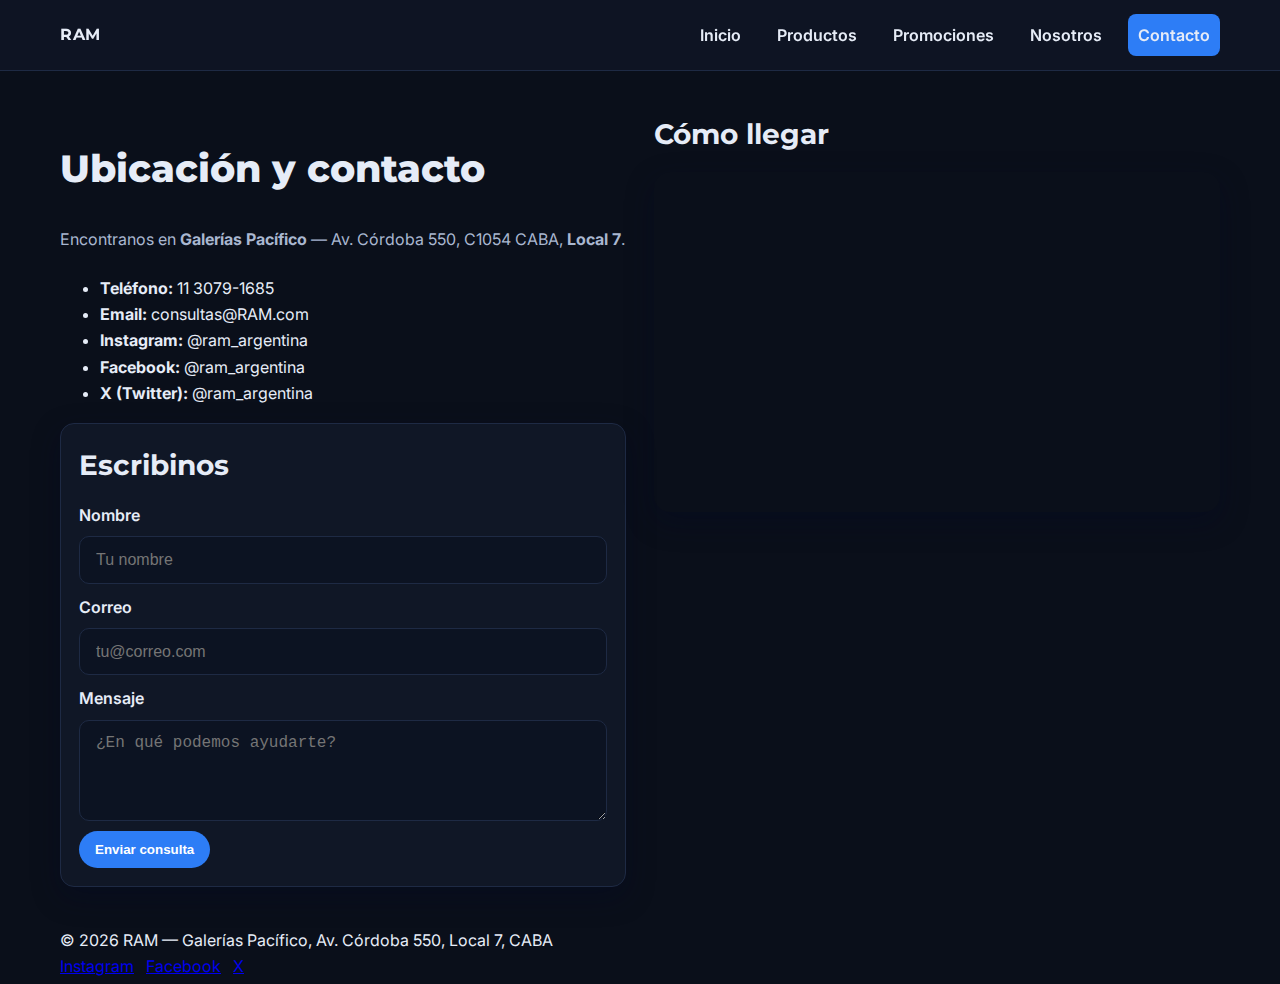
<file: RAM_web/contacto/contacto.html>
<!doctype html>
<html lang="es">
<head>
  <meta charset="utf-8">
  <meta name="viewport" content="width=device-width, initial-scale=1">
  <title>Contacto — RAM</title>
  <link rel="stylesheet" href="../css/styles.css">
  <meta name="description" content="Contactate con RAM: dirección, teléfono, email y redes. Galerías Pacífico, CABA.">
</head>
<body>

<header class="header">
  <div class="container navbar">
      <div class="brand">
      <span class="title">RAM</span>
      </div>
    <nav class="menu" aria-label="Principal">
      <a href="../index/index.html">Inicio</a>
      <a href="../productos/productos.html">Productos</a>
      <a href="../promociones/promociones.html">Promociones</a>
      <a href="../nosotros/nosotros.html">Nosotros</a>
      <a href="../contacto/contacto.html" class="btn btn-cta">Contacto</a>
    </nav>
      <button class="burger-menu" aria-label="Abrir menú">☰</button>
  </div>
</header>

<main class="section">
  <div class="container contact">
    <div class="col">
      <h1>Ubicación y contacto</h1>
      <p class="lead">Encontranos en <strong>Galerías Pacífico</strong> — Av. Córdoba 550, C1054 CABA, <strong>Local 7</strong>.</p>
      <ul>
        <li><strong>Teléfono:</strong> 11 3079-1685</li>
        <li><strong>Email:</strong> consultas@RAM.com</li>
        <li><strong>Instagram:</strong> @ram_argentina</li>
        <li><strong>Facebook:</strong> @ram_argentina</li>
        <li><strong>X (Twitter):</strong> @ram_argentina</li>
      </ul>

      <div class="form" aria-labelledby="form-title">
        <h2 id="form-title">Escribinos</h2>

        <!-- FORM DEMO - SIN FUNCIÓN -->
        <div class="input">
          <label for="nombre">Nombre</label>
          <input id="nombre" type="text" placeholder="Tu nombre">
        </div>
        <div class="input">
          <label for="correo">Correo</label>
          <input id="correo" type="email" placeholder="tu@correo.com">
        </div>
        <div class="input">
          <label for="mensaje">Mensaje</label>
          <textarea id="mensaje" rows="4" placeholder="¿En qué podemos ayudarte?"></textarea>
        </div>
        <button class="btn btn-primary" type="button">Enviar consulta</button>
      </div>
    </div>

    <div class="col map">
      <h2>Cómo llegar</h2>
      <iframe title="Mapa RAM — Galerías Pacífico" loading="lazy" referrerpolicy="no-referrer-when-downgrade"
        src="https://www.google.com/maps?q=Galer%C3%ADas%20Pac%C3%ADfico%2C%20Av.%20C%C3%B3rdoba%20550%2C%20CABA&output=embed"></iframe>
    </div>
  </div>
</main>

<footer class="footer">
  <div class="container row">
    <div>© <span id="y"></span> RAM — Galerías Pacífico, Av. Córdoba 550, Local 7, CABA</div>
    <div style="display:flex; gap:12px">
      <a href="#">Instagram</a><a href="#">Facebook</a><a href="#">X</a>
    </div>
  </div>
</footer>


<script>
  document.getElementById('y').textContent = new Date().getFullYear();
</script>
<script src="../js/main.js"></script>
</body>
</html>
</file>
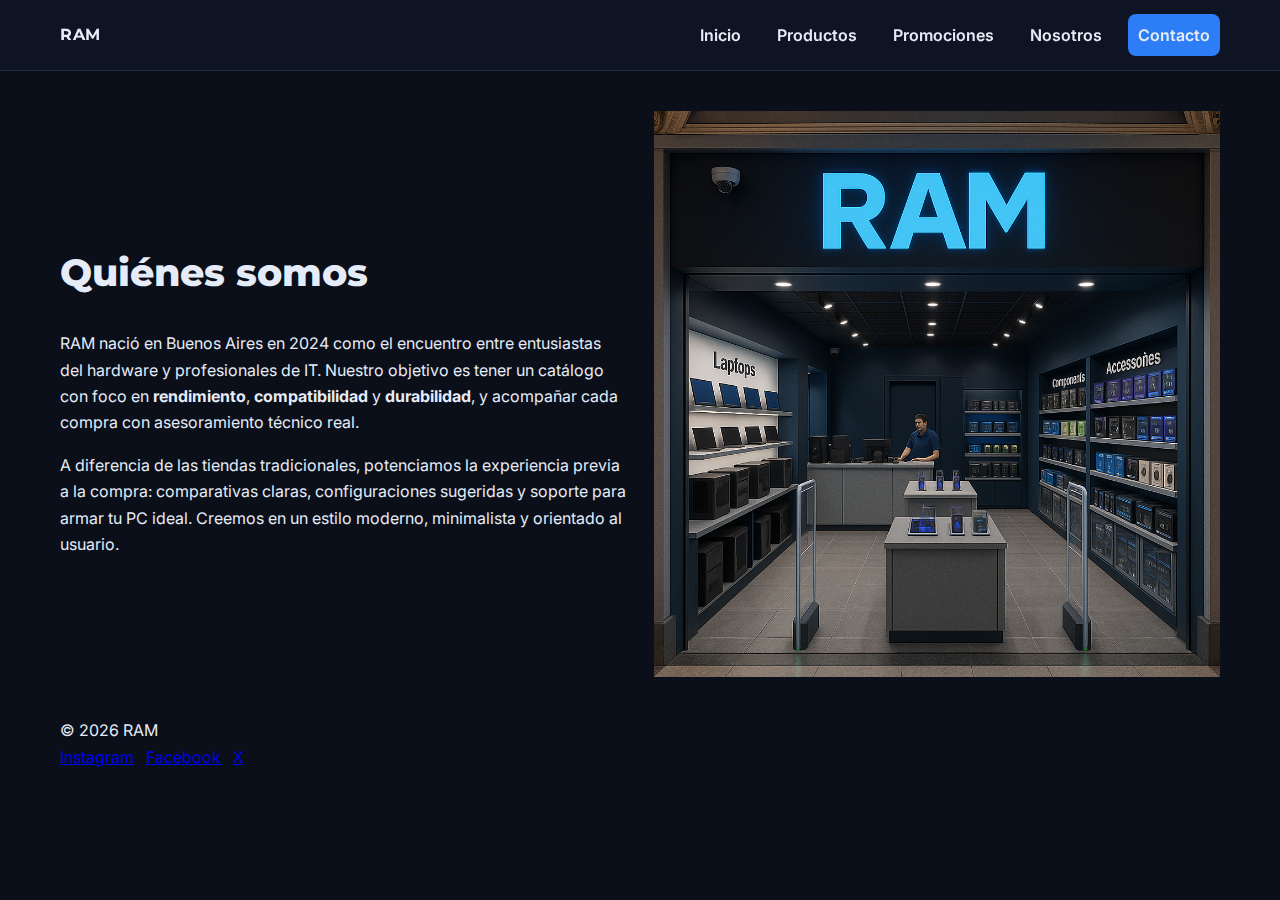
<file: RAM_web/nosotros/nosotros.html>
<!doctype html>
<html lang="es">
<head>
  <meta charset="utf-8">
  <meta name="viewport" content="width=device-width, initial-scale=1">
  <title>Nosotros — RAM</title>
  <link rel="stylesheet" href="../css/styles.css">
  <meta name="description" content="Conocé la historia y propuesta de RAM: hardware, asesoramiento y performance.">
</head>
<body>

  <header class="header">
    <div class="container navbar">
      <div class="brand">
        <span class="title">RAM</span>
      </div>
      <nav class="menu" aria-label="Principal">
        <a href="../index/index.html">Inicio</a>
        <a href="../productos/productos.html">Productos</a>
        <a href="../promociones/promociones.html">Promociones</a>
        <a href="../nosotros/nosotros.html">Nosotros</a>
        <a href="../contacto/contacto.html" class="btn btn-cta">Contacto</a>
      </nav>
      <button class="burger-menu" aria-label="Abrir menú">☰</button>
    </div>
  </header>



  <main class="section">
    <div class="container split">
      <div class="col">
        <h1>Quiénes somos</h1>
        <p>RAM nació en Buenos Aires en 2024 como el encuentro entre entusiastas del hardware y profesionales de IT. Nuestro objetivo es tener un catálogo con foco en <strong>rendimiento</strong>, <strong>compatibilidad</strong> y <strong>durabilidad</strong>, y acompañar cada compra con asesoramiento técnico real.</p>
        <p>A diferencia de las tiendas tradicionales, potenciamos la experiencia previa a la compra: comparativas claras, configuraciones sugeridas y soporte para armar tu PC ideal. Creemos en un estilo moderno, minimalista y orientado al usuario.</p>
      </div>
      <div class="col figure">
        <img src="../imagenes/Marca/Local_Frente.png" alt="Local RAM en Galerías Pacífico">
      </div>
    </div>
  </main>

  <footer class="footer">
    <div class="container row">
      <div>© <span id="y"></span> RAM</div>
      <div style="display:flex; gap:12px">
        <a href="#">Instagram</a><a href="#">Facebook</a><a href="#">X</a>
      </div>
    </div>
  </footer>

  <script>document.getElementById('y').textContent=new Date().getFullYear()</script>
  <script src="../js/main.js"></script>
</body>
</html>
</file>
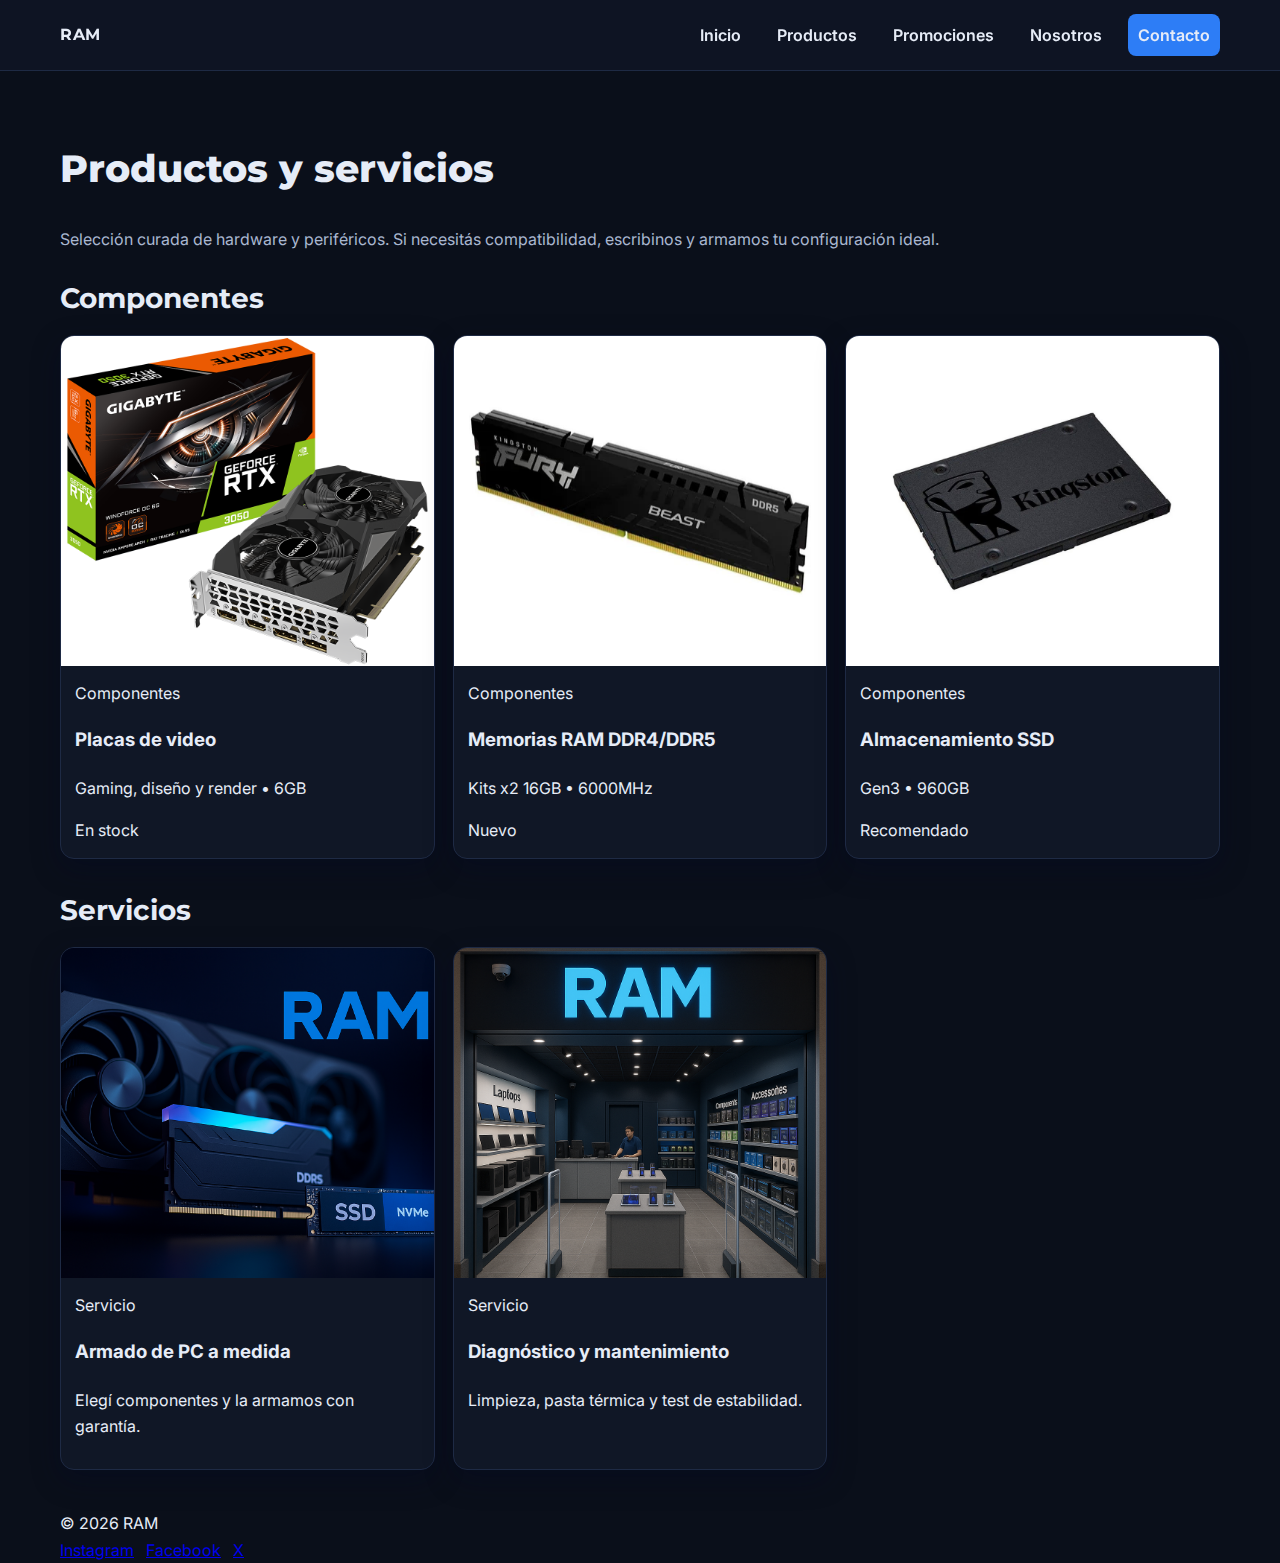
<file: RAM_web/productos/productos.html>
<!doctype html>
<html lang="es">
<head>
  <meta charset="utf-8">
  <meta name="viewport" content="width=device-width, initial-scale=1">
  <title>Productos — RAM</title>
  <meta name="description" content="Productos y servicios de RAM: componentes de PC y periféricos en CABA.">
  <link rel="stylesheet" href="../css/styles.css">
</head>
<body>

  <header class="header">
    <div class="container navbar">
      <div class="brand">
        <span class="title">RAM</span>
      </div>
      <nav class="menu" aria-label="Principal">
        <a href="../index/index.html">Inicio</a>
        <a href="../productos/productos.html">Productos</a>
        <a href="../promociones/promociones.html">Promociones</a>
        <a href="../nosotros/nosotros.html">Nosotros</a>
        <a href="../contacto/contacto.html" class="btn btn-cta">Contacto</a>
      </nav>
      <button class="burger-menu" aria-label="Abrir menú">☰</button>
    </div>
  </header>


  <main class="section">
    <div class="container">
      <h1>Productos y servicios</h1>
      <p class="lead">Selección curada de hardware y periféricos. Si necesitás compatibilidad, escribinos y armamos tu configuración ideal.</p>

      <h2>Componentes</h2>
      <div class="grid" style="margin-bottom:28px">
        <article class="card">
          <img src="../imagenes/Componentes/Placa_Video_Nvidia.png" alt="Placa de video">
          <div class="body">
            <div class="kicker">Componentes</div>
            <h3 class="title">Placas de video</h3>
            <p class="meta">Gaming, diseño y render • 6GB</p>
            <span class="badge">En stock</span>
          </div>
        </article>

        <article class="card">
          <img src="../imagenes/Componentes/RAM_FURY.jpg" alt="Memoria RAM">
          <div class="body">
            <div class="kicker">Componentes</div>
            <h3 class="title">Memorias RAM DDR4/DDR5</h3>
            <p class="meta">Kits x2 16GB • 6000MHz</p>
            <span class="badge">Nuevo</span>
          </div>
        </article>

        <article class="card">
          <img src="../imagenes/Componentes/SSD.jpg" alt="SSD Kingston">
          <div class="body">
            <div class="kicker">Componentes</div>
            <h3 class="title">Almacenamiento SSD</h3>
            <p class="meta">Gen3 • 960GB</p>
            <span class="badge">Recomendado</span>
          </div>
        </article>
      </div>

      <h2>Servicios</h2>
      <div class="grid">
        <article class="card">
          <img src="../imagenes/Marca/PRINCIPAL.jpg" alt="Armado de PC">
          <div class="body">
            <div class="kicker">Servicio</div>
            <h3 class="title">Armado de PC a medida</h3>
            <p class="meta">Elegí componentes y la armamos con garantía.</p>
          </div>
        </article>

        <article class="card">
          <img src="../imagenes/Marca/Local_Frente.png" alt="Servicio técnico">
          <div class="body">
            <div class="kicker">Servicio</div>
            <h3 class="title">Diagnóstico y mantenimiento</h3>
            <p class="meta">Limpieza, pasta térmica y test de estabilidad.</p>
          </div>
        </article>
      </div>
    </div>
  </main>

  <footer class="footer">
    <div class="container row">
      <div>© <span id="y"></span> RAM</div>
      <div style="display:flex; gap:12px">
        <a href="#">Instagram</a><a href="#">Facebook</a><a href="#">X</a>
      </div>
    </div>
  </footer>

  <script>document.getElementById('y').textContent = new Date().getFullYear()</script>
  <script src="../js/main.js"></script>
</body>
</html>
</file>
<file: RAM_web/css/styles.css>
@import url('https://fonts.googleapis.com/css2?family=Inter:wght@400;500;600&family=Montserrat:wght@600;700&display=swap');

:root{
--c-primary:#2D7DF6;
--c-secondary:#10B981;
--c-accent:#7C3AED;
--c-bg:#0A0F1A;
--c-surface:#101726;
--c-text:#E6ECF7;
--c-muted:#A9B7D0;
--c-border:#1E2A44;
--radius:14px;
--shadow:0 10px 28px rgba(3,10,38,.35);
}
*{box-sizing:border-box}
html{font-size:16px;scroll-behavior:smooth}
body{
margin:0; background:var(--c-bg); color:var(--c-text);
font-family:Inter,system-ui,-apple-system,Segoe UI,Roboto,Arial,sans-serif; line-height:1.65;
}
img{max-width:100%; display:block}
.container{width:min(1160px,92%); margin-inline:auto}


/* Header superior */
.topbar{background:var(--c-surface); border-bottom:1px solid var(--c-border);}
.topbar .row{display:flex; align-items:center; justify-content:space-between; gap:12px; padding:8px 0; font-size:.92rem; color:var(--c-muted)}
.topbar .social{display:flex; gap:12px}
.topbar a{color:var(--c-muted); text-decoration:none}
.topbar a:hover{color:var(--c-text)}


/* Header principal */
.header{position:sticky; top:0; z-index:100; background:rgba(16,23,38,.76); backdrop-filter:blur(8px); border-bottom:1px solid var(--c-border)}
.navbar{display:flex; align-items:center; justify-content:space-between; gap:16px; padding:14px 0}
.brand{display:flex; align-items:center; gap:14px; text-decoration:none}
.brand img{height:34px; width:auto}
.brand .title{font-family:Montserrat,Arial,sans-serif; font-weight:700; letter-spacing:.5px}
.menu{display:flex; gap:16px}
.menu a{color:var(--c-text); text-decoration:none; font-weight:600; padding:8px 10px; border-radius:8px}
.menu a:hover{background:color-mix(in srgb, var(--c-primary), transparent 88%)}
.btn{display:inline-flex; align-items:center; justify-content:center; gap:8px; font-weight:700; border:none; border-radius:999px; cursor:pointer; text-decoration:none}
.btn-cta{background:var(--c-primary); color:#fff; padding:.6rem 1rem}
.btn-cta:hover{filter:brightness(1.06)}




.hero{position:relative; isolation:isolate}
.hero .bg{position:absolute; inset:0; background:url('../imagenes/hero-setup.jpg') center/cover no-repeat; z-index:-2;}
.hero::after{content:""; position:absolute; inset:0; background:linear-gradient(180deg, rgba(10,15,26,.35), rgba(10,15,26,.88)); z-index:-1}
.hero .content{padding:68px 0 48px}
.hero .lede{max-width:860px}
.hero h1{font-family:Montserrat,Arial,sans-serif; font-weight:800; font-size:clamp(1.9rem,3.8vw,3rem); margin:0 0 10px}
.hero p{color:var(--c-muted); font-size:1.05rem; margin:0 0 16px}
.hero .actions{display:flex; gap:12px; flex-wrap:wrap}


/* Secciones */
.section{padding:40px 0}
.section h2{font-family:Montserrat,Arial,sans-serif; font-size:clamp(1.3rem,2.2vw,1.8rem); margin:0 0 14px}
.section .lead{color:var(--c-muted); margin:0 0 22px}

/* Contacto (forms + mapa) --- */
.contact{display:flex; flex-wrap:wrap; gap:28px}
.contact .col{flex:1 1 420px}

.form{
  background:var(--c-surface);
  border:1px solid var(--c-border);
  border-radius:var(--radius);
  padding:18px;
  box-shadow:var(--shadow);
}
.input{display:flex; flex-direction:column; gap:8px; margin:10px 0}
.input label{font-weight:600}
.input input, .input textarea{
  width:100%;
  background:#0C1322;
  color:var(--c-text);
  border:1px solid var(--c-border);
  border-radius:10px;
  padding:.85rem 1rem;
  font-size:1rem;
}
.input input:focus, .input textarea:focus{
  outline:2px solid color-mix(in srgb, var(--c-primary), transparent 70%);
  border-color:var(--c-primary);
}

.btn-primary{ background:var(--c-primary); color:#fff; border:none; border-radius:999px; padding:.7rem 1rem; font-weight:700 }
.btn-primary:hover{ filter:brightness(1.06) }

.map iframe{
  width:100%;
  min-height:340px;
  border:0;
  border-radius:16px;
  box-shadow:var(--shadow);
}

.section h1{ font-family:Montserrat, Arial, sans-serif; font-weight:800; font-size:clamp(1.8rem, 3vw, 2.4rem) }
.lead{ color:var(--c-muted) }


/* Grillas*/
.grid{display:flex; flex-wrap:wrap; gap:18px}
.split{display:flex; flex-wrap:wrap; gap:28px; align-items:center}
.split .col{flex:1 1 400px}
.figure{display:flex; justify-content:center}
.card{background:var(--c-surface); border:1px solid var(--c-border); border-radius:var(--radius); overflow:hidden; flex:1 1 260px; max-width:calc(33.333% - 12px); box-shadow:var(--shadow)}
.card img{aspect-ratio:16/9; object-fit:cover}
.card .body{padding:14px}

.burger-menu{display:none; background:none; border:none; color:var(--c-text); font-size:1.5rem; cursor:pointer}

/* Ajuste Imagenes */
.card img{
  width:100%;
  height: 330px;
  object-fit: cover;
  display:block;
}

/* --- Responsive --- */
@media (max-width: 768px) {
  .menu {
    display: none;
    flex-direction: column;
    position: absolute;
    top: 60px;
    left: 0;
    right: 0;
    background: var(--c-surface);
    padding: 1rem;
    border-bottom: 1px solid var(--c-border);
    z-index: 99;
  }
  .menu.active {
    display: flex;
  }
  .burger-menu {
    display: block;
  }
  .card {
    max-width: 100%;
  }
  /* Ajustes generales para layout en móvil */
  .container {
    width: 90%;
  }
  .footer .row, .columns, .split {
    flex-direction: column;
    text-align: center;
    gap: 1.5rem;
  }
  .hero .content {
    padding: 48px 0 32px;
  }
  .section h1, .hero h1 {
    font-size: clamp(1.7rem, 6vw, 2.2rem);
  }
}
</file>
